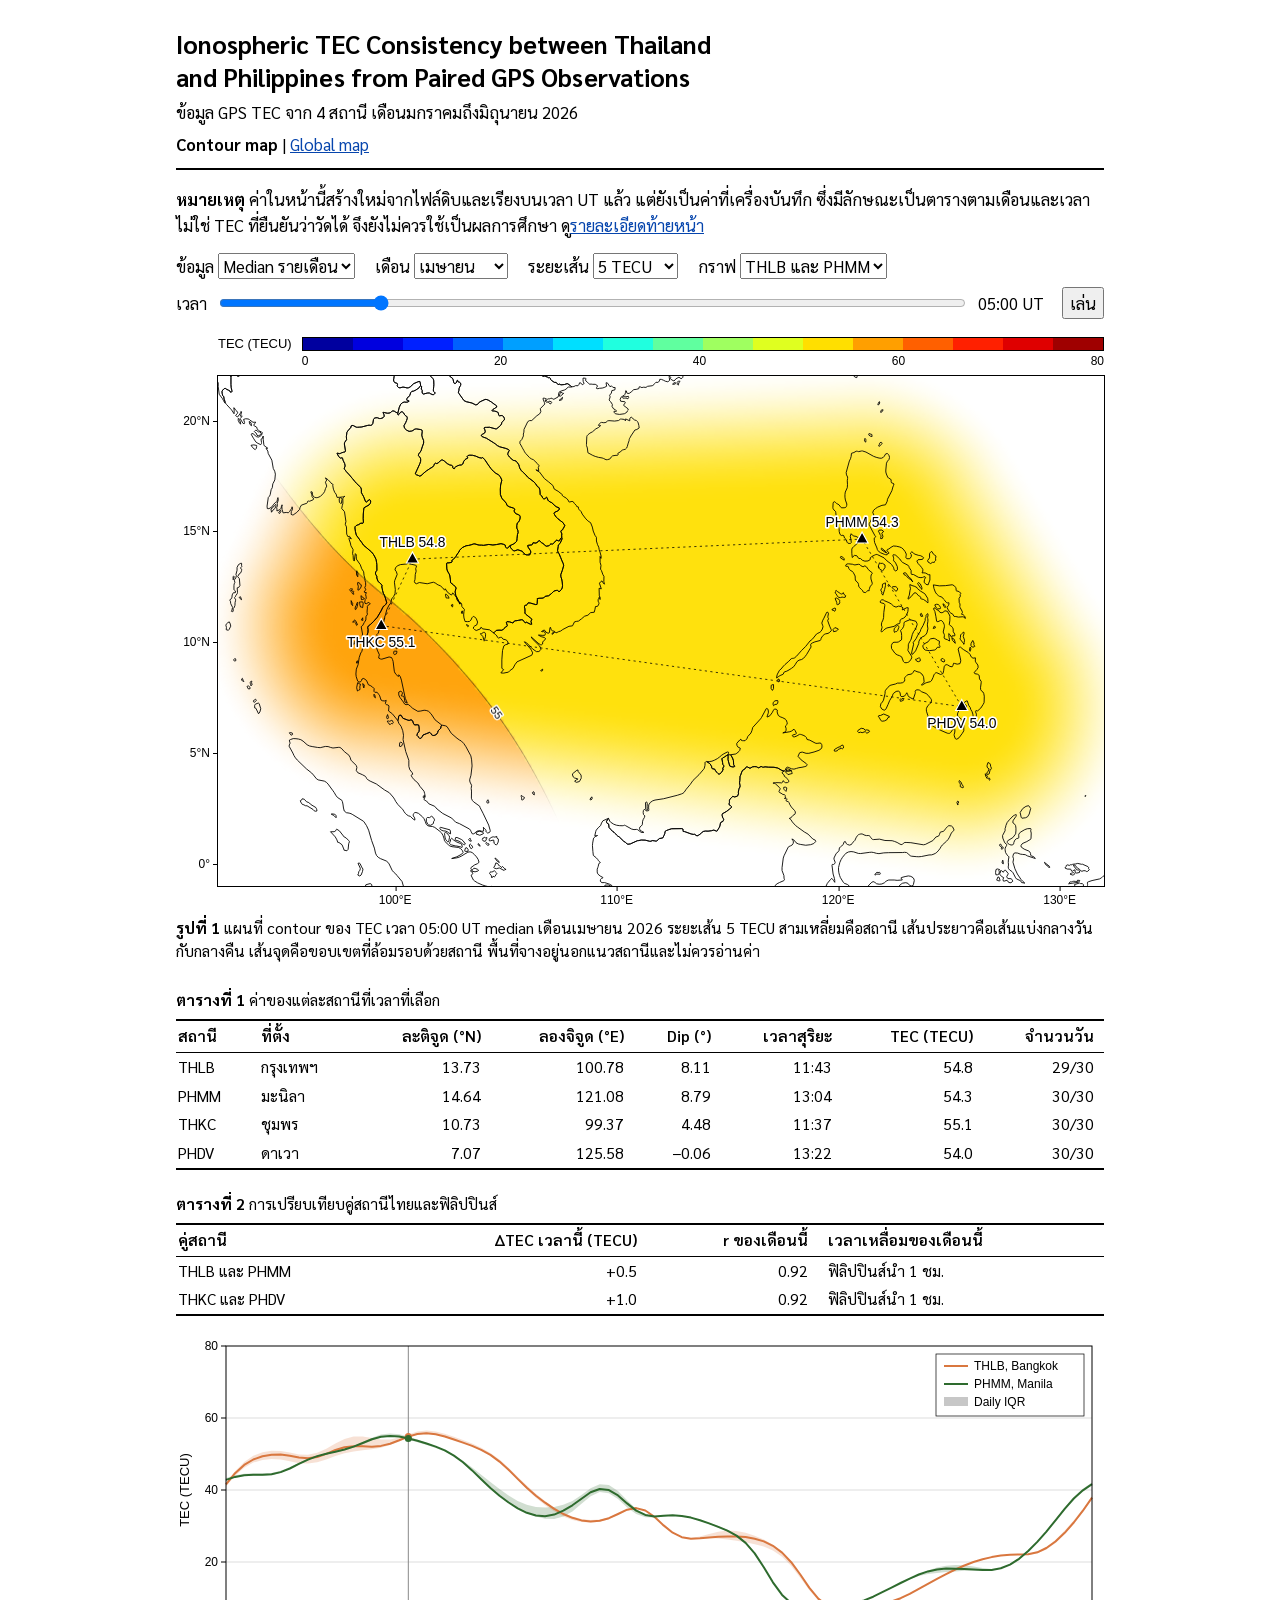
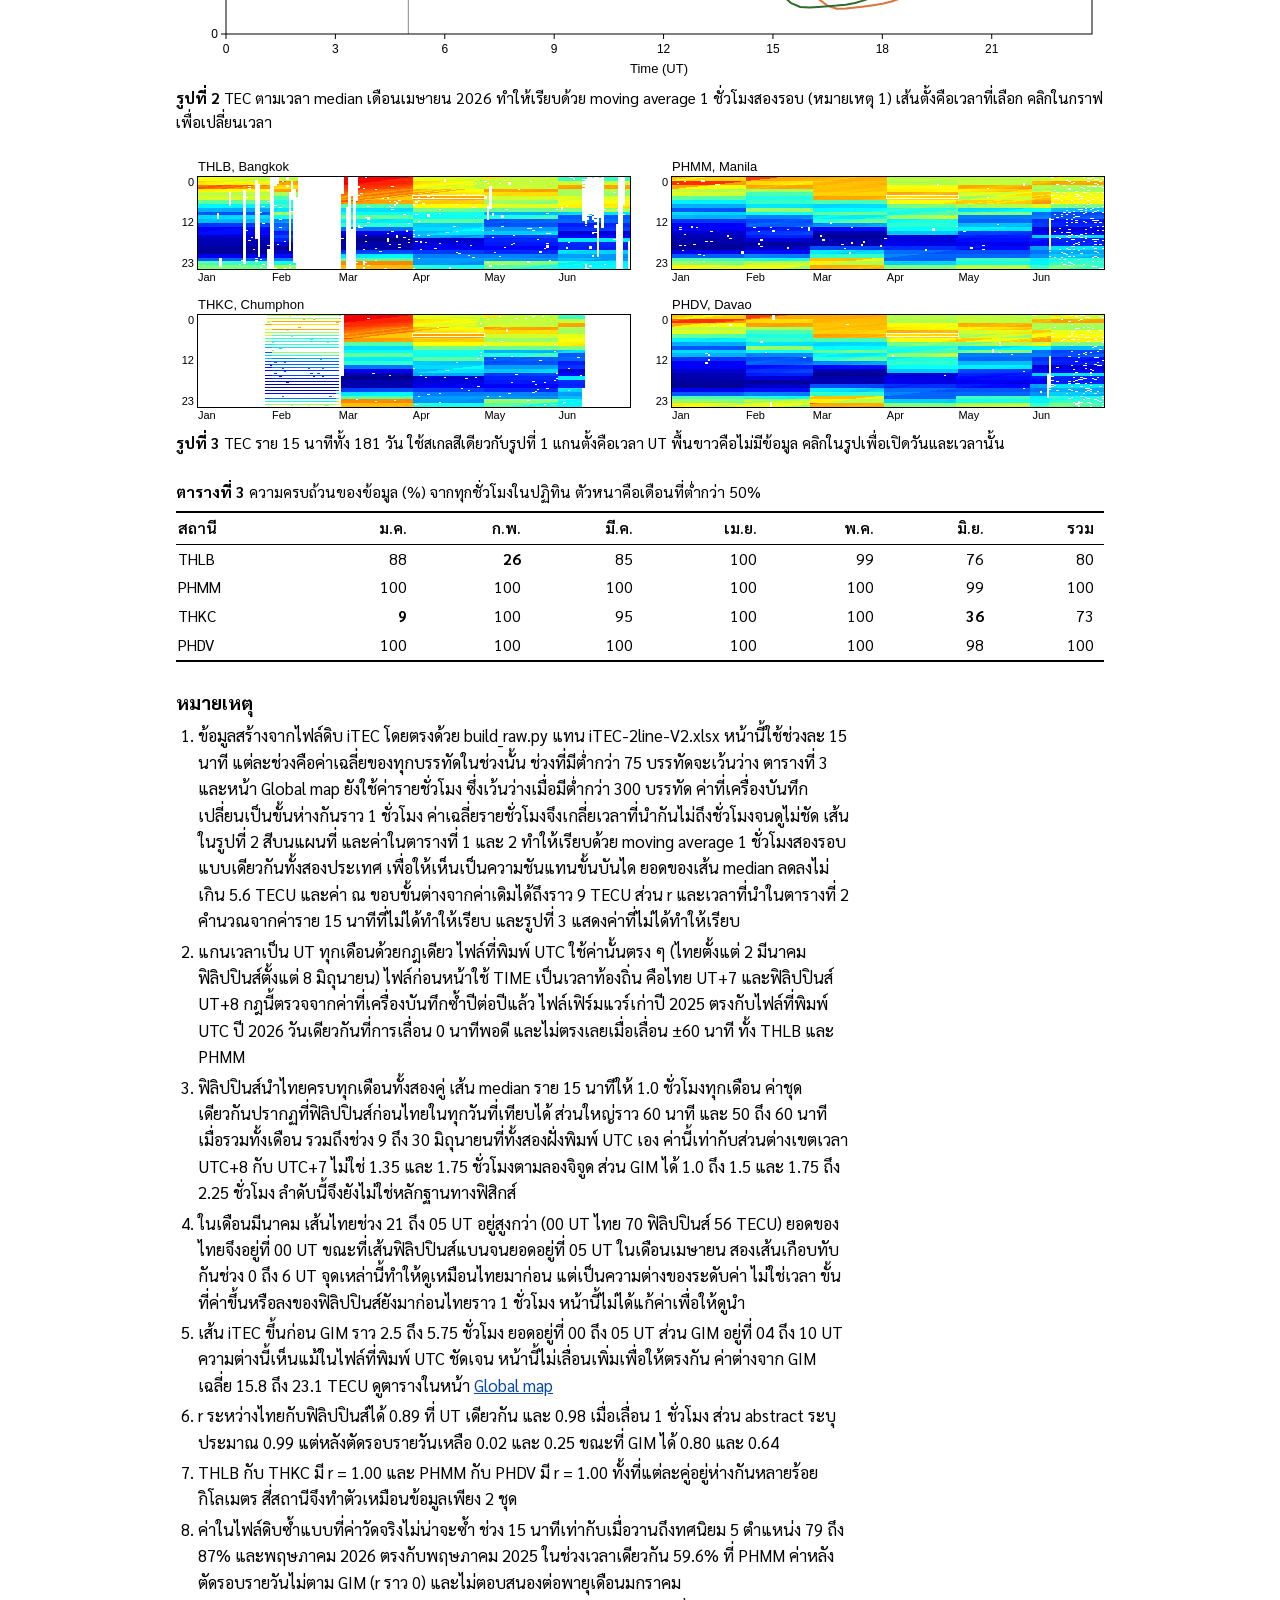
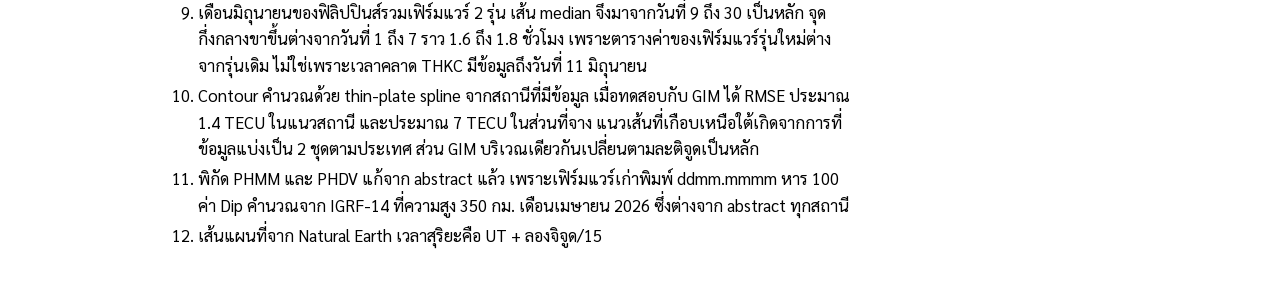
<file: index.html>
<!doctype html>
<html lang="th">
<head>
<meta charset="utf-8">
<meta name="viewport" content="width=device-width,initial-scale=1,viewport-fit=cover">
<title>TEC Contour Map, Thailand and Philippines</title>
<link rel="preconnect" href="https://fonts.googleapis.com">
<link rel="preconnect" href="https://fonts.gstatic.com" crossorigin>
<link rel="stylesheet" href="https://fonts.googleapis.com/css2?family=Sarabun:wght@400;600;700&display=swap">
<link rel="stylesheet" href="style.css">
</head>
<body>
<div class="page">
  <header>
    <h1>Ionospheric TEC Consistency between Thailand and Philippines from Paired GPS Observations</h1>
    <p>ข้อมูล GPS TEC จาก 4 สถานี เดือนมกราคมถึงมิถุนายน 2026</p>
    <p class="nav"><b>Contour map</b> | <a href="global.html">Global map</a></p>
  </header>

  <p class="remark"><b>หมายเหตุ</b> ค่าในหน้านี้สร้างใหม่จากไฟล์ดิบและเรียงบนเวลา UT แล้ว แต่ยังเป็นค่าที่เครื่องบันทึก ซึ่งมีลักษณะเป็นตารางตามเดือนและเวลา ไม่ใช่ TEC ที่ยืนยันว่าวัดได้ จึงยังไม่ควรใช้เป็นผลการศึกษา ดู<a href="#notes">รายละเอียดท้ายหน้า</a></p>

  <form class="ctl" onsubmit="return false">
    <label>ข้อมูล <select id="mode"><option value="month">Median รายเดือน</option><option value="day">รายวัน</option></select></label>
    <label>เดือน <select id="month"><option value="0">มกราคม</option><option value="1">กุมภาพันธ์</option><option value="2">มีนาคม</option><option value="3">เมษายน</option><option value="4">พฤษภาคม</option><option value="5">มิถุนายน</option></select></label>
    <label id="dayField" hidden>วันที่ <select id="day"></select></label>
    <label>ระยะเส้น <select id="step"><option value="2">2 TECU</option><option value="5">5 TECU</option><option value="10">10 TECU</option></select></label>
    <label>กราฟ <select id="pair"><option value="0">THLB และ PHMM</option><option value="1">THKC และ PHDV</option><option value="2">ทั้ง 4 สถานี</option></select></label>
  </form>
  <p class="time">
    <label for="hour">เวลา</label>
    <input id="hour" type="range" min="0" max="95" step="1" value="20">
    <output id="clock" for="hour">05:00 UT</output>
    <button id="play" type="button" aria-pressed="false">เล่น</button>
  </p>

  <figure>
    <div class="cbar"><b>TEC (TECU)</b><div class="cbar-scale"><i id="rampBar"></i><div class="cbar-ticks"><span>0</span><span>20</span><span>40</span><span>60</span><span>80</span></div></div></div>
    <div class="plot">
      <div class="yt" id="mapY"></div>
      <div class="map-wrap" id="mapWrap">
        <canvas id="field" aria-hidden="true"></canvas>
        <svg id="mapCoast" viewBox="0 0 800 460" aria-hidden="true"></svg>
        <canvas id="iso" aria-hidden="true"></canvas>
        <svg id="mapTop" viewBox="0 0 800 460" role="img" aria-label="แผนที่ contour ของ TEC ค่าที่สถานีอยู่ในตารางที่ 1"></svg>
        <p class="map-msg" id="mapMsg" hidden>เวลานี้มีข้อมูลไม่ถึง 3 สถานี จึงวาด contour ไม่ได้</p>
      </div>
      <div class="xt" id="mapX"></div>
    </div>
    <figcaption><b>รูปที่ 1</b> <span id="cap1"></span></figcaption>
  </figure>

  <div class="tbl-wrap">
    <table>
      <caption><b>ตารางที่ 1</b> ค่าของแต่ละสถานีที่เวลาที่เลือก</caption>
      <thead><tr><th scope="col">สถานี</th><th scope="col" class="l">ที่ตั้ง</th><th scope="col">ละติจูด (°N)</th><th scope="col">ลองจิจูด (°E)</th><th scope="col">Dip (°)</th><th scope="col">เวลาสุริยะ</th><th scope="col">TEC (TECU)</th><th scope="col" id="nHead">จำนวนวัน</th></tr></thead>
      <tbody id="readout"></tbody>
    </table>
  </div>

  <div class="tbl-wrap">
    <table>
      <caption><b>ตารางที่ 2</b> การเปรียบเทียบคู่สถานีไทยและฟิลิปปินส์</caption>
      <thead><tr><th scope="col">คู่สถานี</th><th scope="col">ΔTEC เวลานี้ (TECU)</th><th scope="col">r ของเดือนนี้</th><th scope="col" class="l">เวลาเหลื่อมของเดือนนี้</th></tr></thead>
      <tbody id="pairs"></tbody>
    </table>
  </div>

  <figure>
    <svg id="chart" height="340" role="img" aria-label="กราฟ TEC ตามเวลา"></svg>
    <figcaption><b>รูปที่ 2</b> <span id="cap2"></span></figcaption>
  </figure>

  <figure>
    <div class="hm-grid" id="hmGrid"></div>
    <figcaption><b>รูปที่ 3</b> TEC ราย 15 นาทีทั้ง 181 วัน ใช้สเกลสีเดียวกับรูปที่ 1 แกนตั้งคือเวลา UT พื้นขาวคือไม่มีข้อมูล คลิกในรูปเพื่อเปิดวันและเวลานั้น</figcaption>
  </figure>

  <div class="tbl-wrap">
    <table id="coverage">
      <caption><b>ตารางที่ 3</b> ความครบถ้วนของข้อมูล (%) จากทุกชั่วโมงในปฏิทิน ตัวหนาคือเดือนที่ต่ำกว่า 50%</caption>
    </table>
  </div>

  <h2 id="notes">หมายเหตุ</h2>
  <ol class="notes">
    <li>ข้อมูลสร้างจากไฟล์ดิบ iTEC โดยตรงด้วย build_raw.py แทน iTEC-2line-V2.xlsx หน้านี้ใช้ช่วงละ 15 นาที แต่ละช่วงคือค่าเฉลี่ยของทุกบรรทัดในช่วงนั้น ช่วงที่มีต่ำกว่า 75 บรรทัดจะเว้นว่าง ตารางที่ 3 และหน้า Global map ยังใช้ค่ารายชั่วโมง ซึ่งเว้นว่างเมื่อมีต่ำกว่า 300 บรรทัด ค่าที่เครื่องบันทึกเปลี่ยนเป็นขั้นห่างกันราว 1 ชั่วโมง ค่าเฉลี่ยรายชั่วโมงจึงเกลี่ยเวลาที่นำกันไม่ถึงชั่วโมงจนดูไม่ชัด เส้นในรูปที่ 2 สีบนแผนที่ และค่าในตารางที่ 1 และ 2 ทำให้เรียบด้วย moving average 1 ชั่วโมงสองรอบ แบบเดียวกันทั้งสองประเทศ เพื่อให้เห็นเป็นความชันแทนขั้นบันได ยอดของเส้น median ลดลงไม่เกิน 5.6 TECU และค่า ณ ขอบขั้นต่างจากค่าเดิมได้ถึงราว 9 TECU ส่วน r และเวลาที่นำในตารางที่ 2 คำนวณจากค่าราย 15 นาทีที่ไม่ได้ทำให้เรียบ และรูปที่ 3 แสดงค่าที่ไม่ได้ทำให้เรียบ</li>
    <li>แกนเวลาเป็น UT ทุกเดือนด้วยกฎเดียว ไฟล์ที่พิมพ์ UTC ใช้ค่านั้นตรง ๆ (ไทยตั้งแต่ 2 มีนาคม ฟิลิปปินส์ตั้งแต่ 8 มิถุนายน) ไฟล์ก่อนหน้าใช้ TIME เป็นเวลาท้องถิ่น คือไทย UT+7 และฟิลิปปินส์ UT+8 กฎนี้ตรวจจากค่าที่เครื่องบันทึกซ้ำปีต่อปีแล้ว ไฟล์เฟิร์มแวร์เก่าปี 2025 ตรงกับไฟล์ที่พิมพ์ UTC ปี 2026 วันเดียวกันที่การเลื่อน 0 นาทีพอดี และไม่ตรงเลยเมื่อเลื่อน ±60 นาที ทั้ง THLB และ PHMM</li>
    <li>ฟิลิปปินส์นำไทยครบทุกเดือนทั้งสองคู่ เส้น median ราย 15 นาทีให้ 1.0 ชั่วโมงทุกเดือน ค่าชุดเดียวกันปรากฏที่ฟิลิปปินส์ก่อนไทยในทุกวันที่เทียบได้ ส่วนใหญ่ราว 60 นาที และ 50 ถึง 60 นาทีเมื่อรวมทั้งเดือน รวมถึงช่วง 9 ถึง 30 มิถุนายนที่ทั้งสองฝั่งพิมพ์ UTC เอง ค่านี้เท่ากับส่วนต่างเขตเวลา UTC+8 กับ UTC+7 ไม่ใช่ 1.35 และ 1.75 ชั่วโมงตามลองจิจูด ส่วน GIM ได้ 1.0 ถึง 1.5 และ 1.75 ถึง 2.25 ชั่วโมง ลำดับนี้จึงยังไม่ใช่หลักฐานทางฟิสิกส์</li>
    <li>ในเดือนมีนาคม เส้นไทยช่วง 21 ถึง 05 UT อยู่สูงกว่า (00 UT ไทย 70 ฟิลิปปินส์ 56 TECU) ยอดของไทยจึงอยู่ที่ 00 UT ขณะที่เส้นฟิลิปปินส์แบนจนยอดอยู่ที่ 05 UT ในเดือนเมษายน สองเส้นเกือบทับกันช่วง 0 ถึง 6 UT จุดเหล่านี้ทำให้ดูเหมือนไทยมาก่อน แต่เป็นความต่างของระดับค่า ไม่ใช่เวลา ขั้นที่ค่าขึ้นหรือลงของฟิลิปปินส์ยังมาก่อนไทยราว 1 ชั่วโมง หน้านี้ไม่ได้แก้ค่าเพื่อให้ดูนำ</li>
    <li>เส้น iTEC ขึ้นก่อน GIM ราว 2.5 ถึง 5.75 ชั่วโมง ยอดอยู่ที่ 00 ถึง 05 UT ส่วน GIM อยู่ที่ 04 ถึง 10 UT ความต่างนี้เห็นแม้ในไฟล์ที่พิมพ์ UTC ชัดเจน หน้านี้ไม่เลื่อนเพิ่มเพื่อให้ตรงกัน ค่าต่างจาก GIM เฉลี่ย 15.8 ถึง 23.1 TECU ดูตารางในหน้า <a href="global.html">Global map</a></li>
    <li>r ระหว่างไทยกับฟิลิปปินส์ได้ 0.89 ที่ UT เดียวกัน และ 0.98 เมื่อเลื่อน 1 ชั่วโมง ส่วน abstract ระบุประมาณ 0.99 แต่หลังตัดรอบรายวันเหลือ 0.02 และ 0.25 ขณะที่ GIM ได้ 0.80 และ 0.64</li>
    <li>THLB กับ THKC มี r = 1.00 และ PHMM กับ PHDV มี r = 1.00 ทั้งที่แต่ละคู่อยู่ห่างกันหลายร้อยกิโลเมตร สี่สถานีจึงทำตัวเหมือนข้อมูลเพียง 2 ชุด</li>
    <li>ค่าในไฟล์ดิบซ้ำแบบที่ค่าวัดจริงไม่น่าจะซ้ำ ช่วง 15 นาทีเท่ากับเมื่อวานถึงทศนิยม 5 ตำแหน่ง 79 ถึง 87% และพฤษภาคม 2026 ตรงกับพฤษภาคม 2025 ในช่วงเวลาเดียวกัน 59.6% ที่ PHMM ค่าหลังตัดรอบรายวันไม่ตาม GIM (r ราว 0) และไม่ตอบสนองต่อพายุเดือนมกราคม</li>
    <li>เดือนมิถุนายนของฟิลิปปินส์รวมเฟิร์มแวร์ 2 รุ่น เส้น median จึงมาจากวันที่ 9 ถึง 30 เป็นหลัก จุดกึ่งกลางขาขึ้นต่างจากวันที่ 1 ถึง 7 ราว 1.6 ถึง 1.8 ชั่วโมง เพราะตารางค่าของเฟิร์มแวร์รุ่นใหม่ต่างจากรุ่นเดิม ไม่ใช่เพราะเวลาคลาด THKC มีข้อมูลถึงวันที่ 11 มิถุนายน</li>
    <li>Contour คำนวณด้วย thin-plate spline จากสถานีที่มีข้อมูล เมื่อทดสอบกับ GIM ได้ RMSE ประมาณ 1.4 TECU ในแนวสถานี และประมาณ 7 TECU ในส่วนที่จาง แนวเส้นที่เกือบเหนือใต้เกิดจากการที่ข้อมูลแบ่งเป็น 2 ชุดตามประเทศ ส่วน GIM บริเวณเดียวกันเปลี่ยนตามละติจูดเป็นหลัก</li>
    <li>พิกัด PHMM และ PHDV แก้จาก abstract แล้ว เพราะเฟิร์มแวร์เก่าพิมพ์ ddmm.mmmm หาร 100 ค่า Dip คำนวณจาก IGRF-14 ที่ความสูง 350 กม. เดือนเมษายน 2026 ซึ่งต่างจาก abstract ทุกสถานี</li>
    <li>เส้นแผนที่จาก Natural Earth เวลาสุริยะคือ UT + ลองจิจูด/15</li>
  </ol>
</div>
<div class="tip" id="tip" hidden></div>
<script src="data.js"></script>
<script src="geo.js"></script>
<script src="app.js"></script>
</body>
</html>
</file>
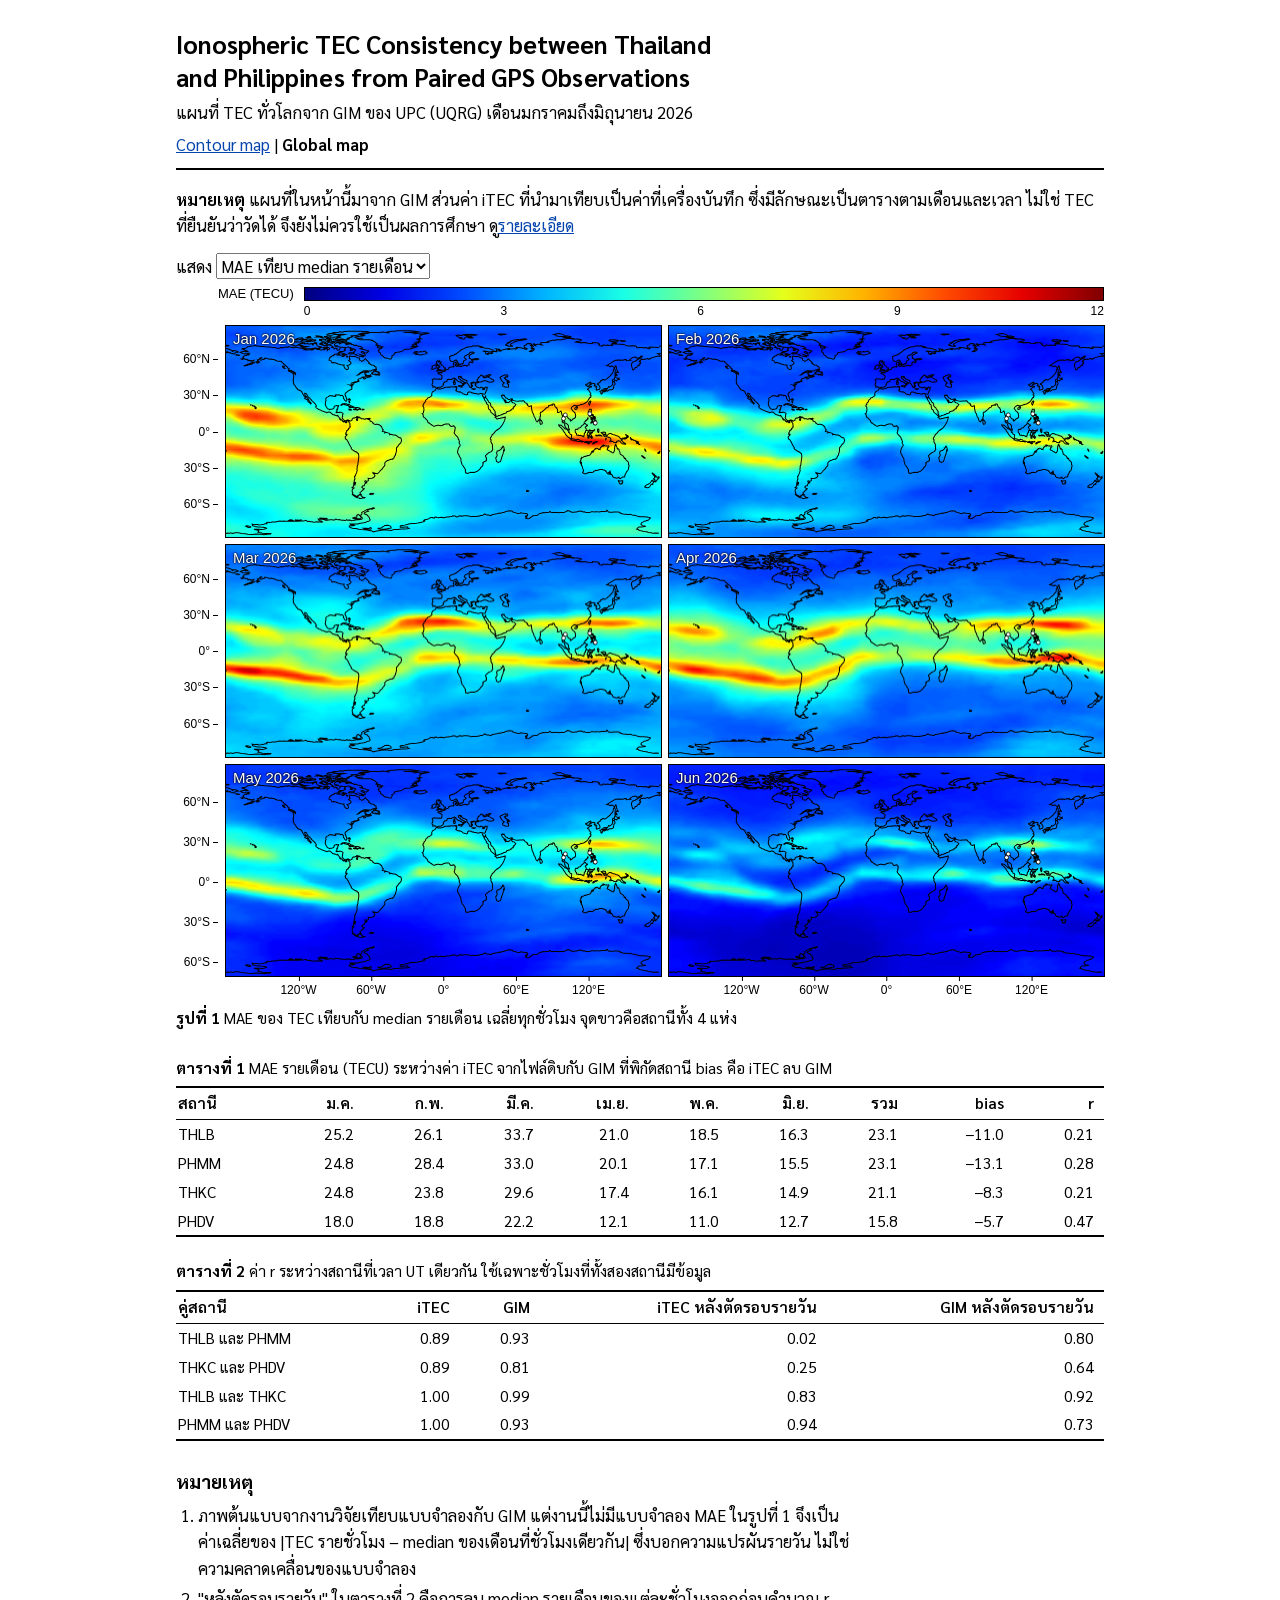
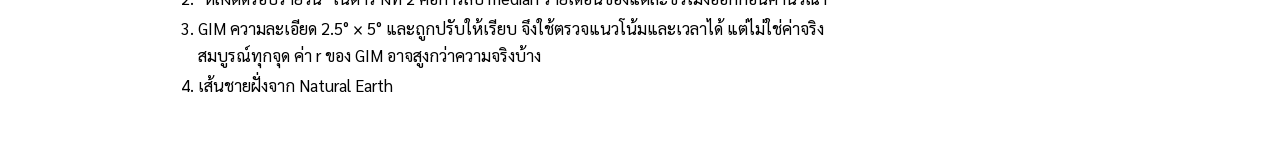
<file: global.html>
<!doctype html>
<html lang="th">
<head>
<meta charset="utf-8">
<meta name="viewport" content="width=device-width,initial-scale=1,viewport-fit=cover">
<title>Global TEC Maps, January to June 2026</title>
<link rel="preconnect" href="https://fonts.googleapis.com">
<link rel="preconnect" href="https://fonts.gstatic.com" crossorigin>
<link rel="stylesheet" href="https://fonts.googleapis.com/css2?family=Sarabun:wght@400;600;700&display=swap">
<link rel="stylesheet" href="style.css">
</head>
<body>
<div class="page">
  <header>
    <h1>Ionospheric TEC Consistency between Thailand and Philippines from Paired GPS Observations</h1>
    <p>แผนที่ TEC ทั่วโลกจาก GIM ของ UPC (UQRG) เดือนมกราคมถึงมิถุนายน 2026</p>
    <p class="nav"><a href="index.html">Contour map</a> | <b>Global map</b></p>
  </header>

  <p class="remark"><b>หมายเหตุ</b> แผนที่ในหน้านี้มาจาก GIM ส่วนค่า iTEC ที่นำมาเทียบเป็นค่าที่เครื่องบันทึก ซึ่งมีลักษณะเป็นตารางตามเดือนและเวลา ไม่ใช่ TEC ที่ยืนยันว่าวัดได้ จึงยังไม่ควรใช้เป็นผลการศึกษา ดู<a href="index.html#notes">รายละเอียด</a></p>

  <form class="ctl" onsubmit="return false">
    <label>แสดง <select id="metric"><option value="mae">MAE เทียบ median รายเดือน</option><option value="tec">TEC ตามเวลา</option></select></label>
  </form>
  <p class="time" id="timeRow" hidden>
    <label for="hour">เวลา</label>
    <input id="hour" type="range" min="0" max="23" step="1" value="8">
    <output id="clock" for="hour">08:00 UT</output>
    <button id="play" type="button" aria-pressed="false">เล่น</button>
  </p>

  <figure>
    <div class="cbar"><b id="barTitle">MAE (TECU)</b><div class="cbar-scale"><i id="barFill"></i><div class="cbar-ticks" id="barTicks"></div></div></div>
    <div class="gl-grid" id="glGrid"></div>
    <figcaption><b>รูปที่ 1</b> <span id="cap1"></span></figcaption>
  </figure>

  <div class="tbl-wrap">
    <table id="checkTbl">
      <caption><b>ตารางที่ 1</b> MAE รายเดือน (TECU) ระหว่างค่า iTEC จากไฟล์ดิบกับ GIM ที่พิกัดสถานี bias คือ iTEC ลบ GIM</caption>
    </table>
  </div>

  <div class="tbl-wrap">
    <table id="pairTbl">
      <caption><b>ตารางที่ 2</b> ค่า r ระหว่างสถานีที่เวลา UT เดียวกัน ใช้เฉพาะชั่วโมงที่ทั้งสองสถานีมีข้อมูล</caption>
    </table>
  </div>

  <h2>หมายเหตุ</h2>
  <ol class="notes">
    <li>ภาพต้นแบบจากงานวิจัยเทียบแบบจำลองกับ GIM แต่งานนี้ไม่มีแบบจำลอง MAE ในรูปที่ 1 จึงเป็นค่าเฉลี่ยของ |TEC รายชั่วโมง − median ของเดือนที่ชั่วโมงเดียวกัน| ซึ่งบอกความแปรผันรายวัน ไม่ใช่ความคลาดเคลื่อนของแบบจำลอง</li>
    <li>"หลังตัดรอบรายวัน" ในตารางที่ 2 คือการลบ median รายเดือนของแต่ละชั่วโมงออกก่อนคำนวณ r</li>
    <li>GIM ความละเอียด 2.5° × 5° และถูกปรับให้เรียบ จึงใช้ตรวจแนวโน้มและเวลาได้ แต่ไม่ใช่ค่าจริงสมบูรณ์ทุกจุด ค่า r ของ GIM อาจสูงกว่าความจริงบ้าง</li>
    <li>เส้นชายฝั่งจาก Natural Earth</li>
  </ol>
</div>
<div class="tip" id="tip" hidden></div>
<script src="data.js"></script>
<script src="gim.js"></script>
<script src="land.js"></script>
<script src="global.js"></script>
</body>
</html>
</file>
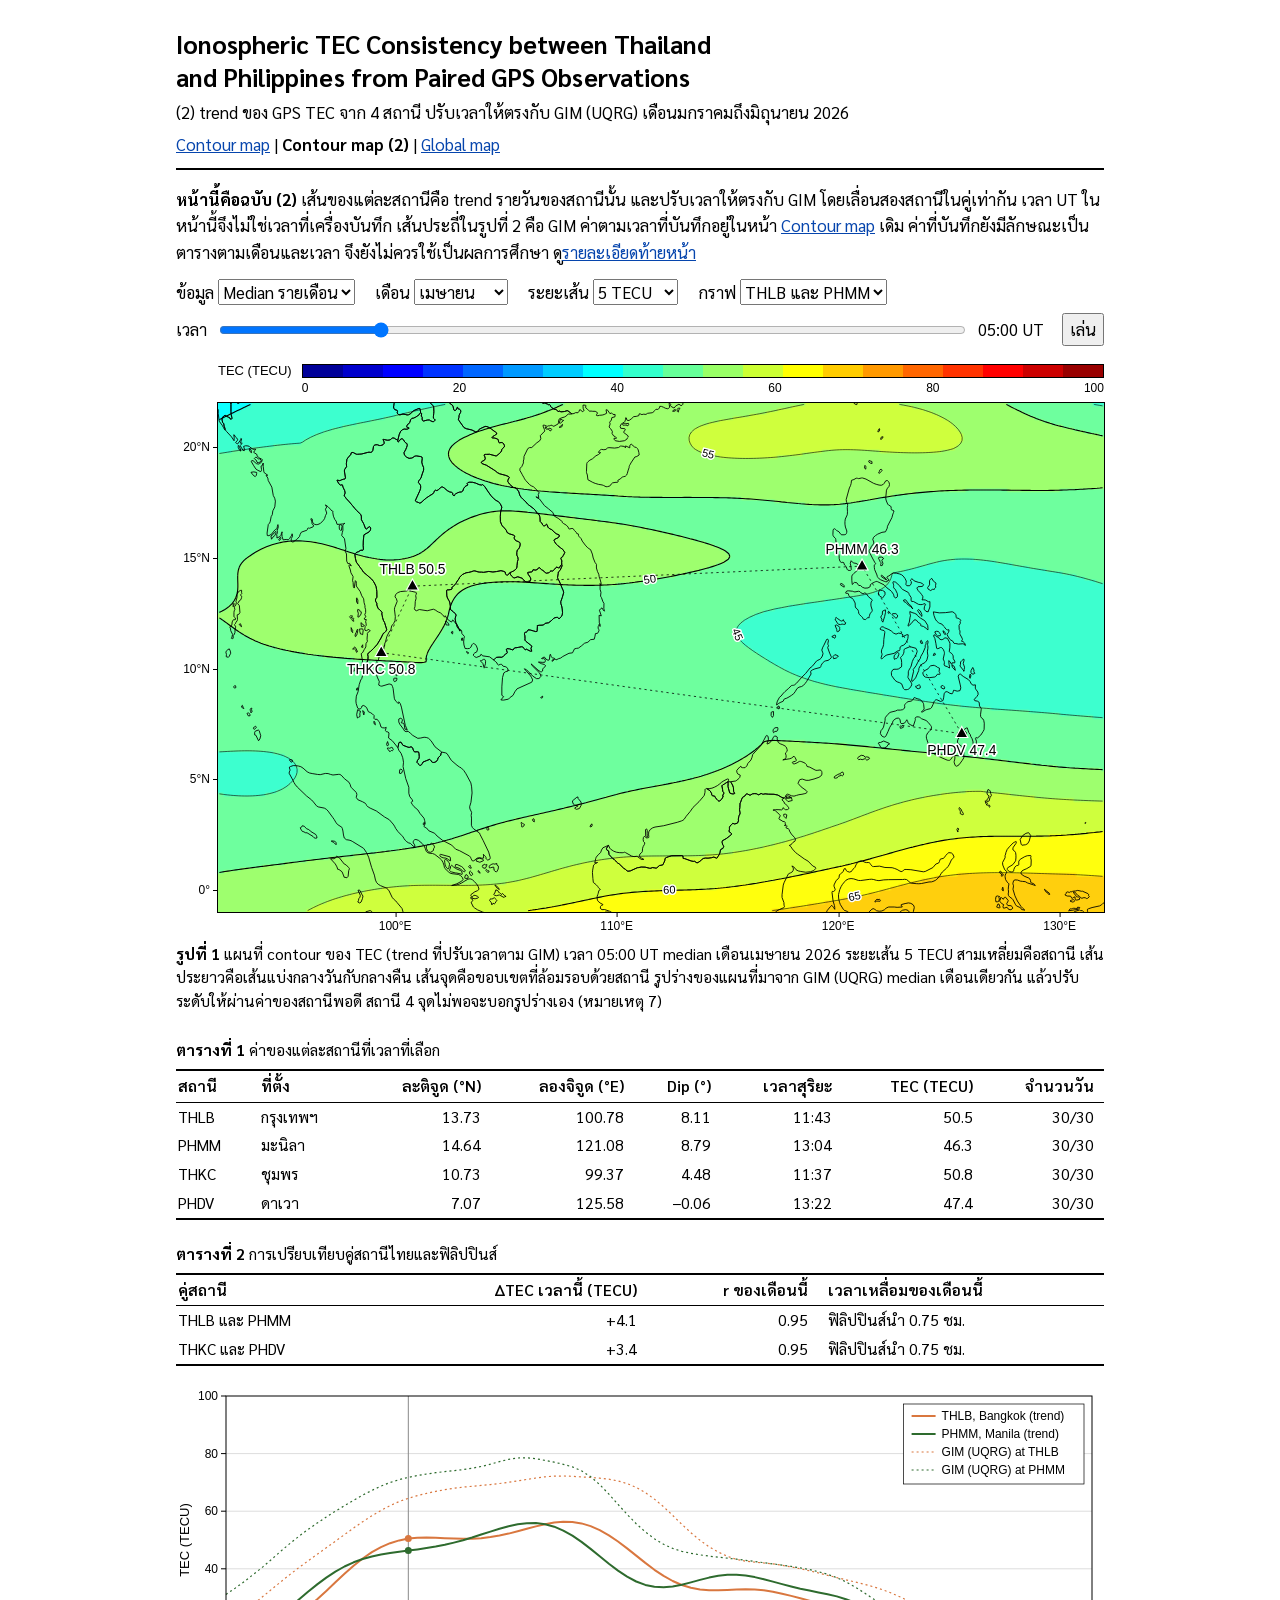
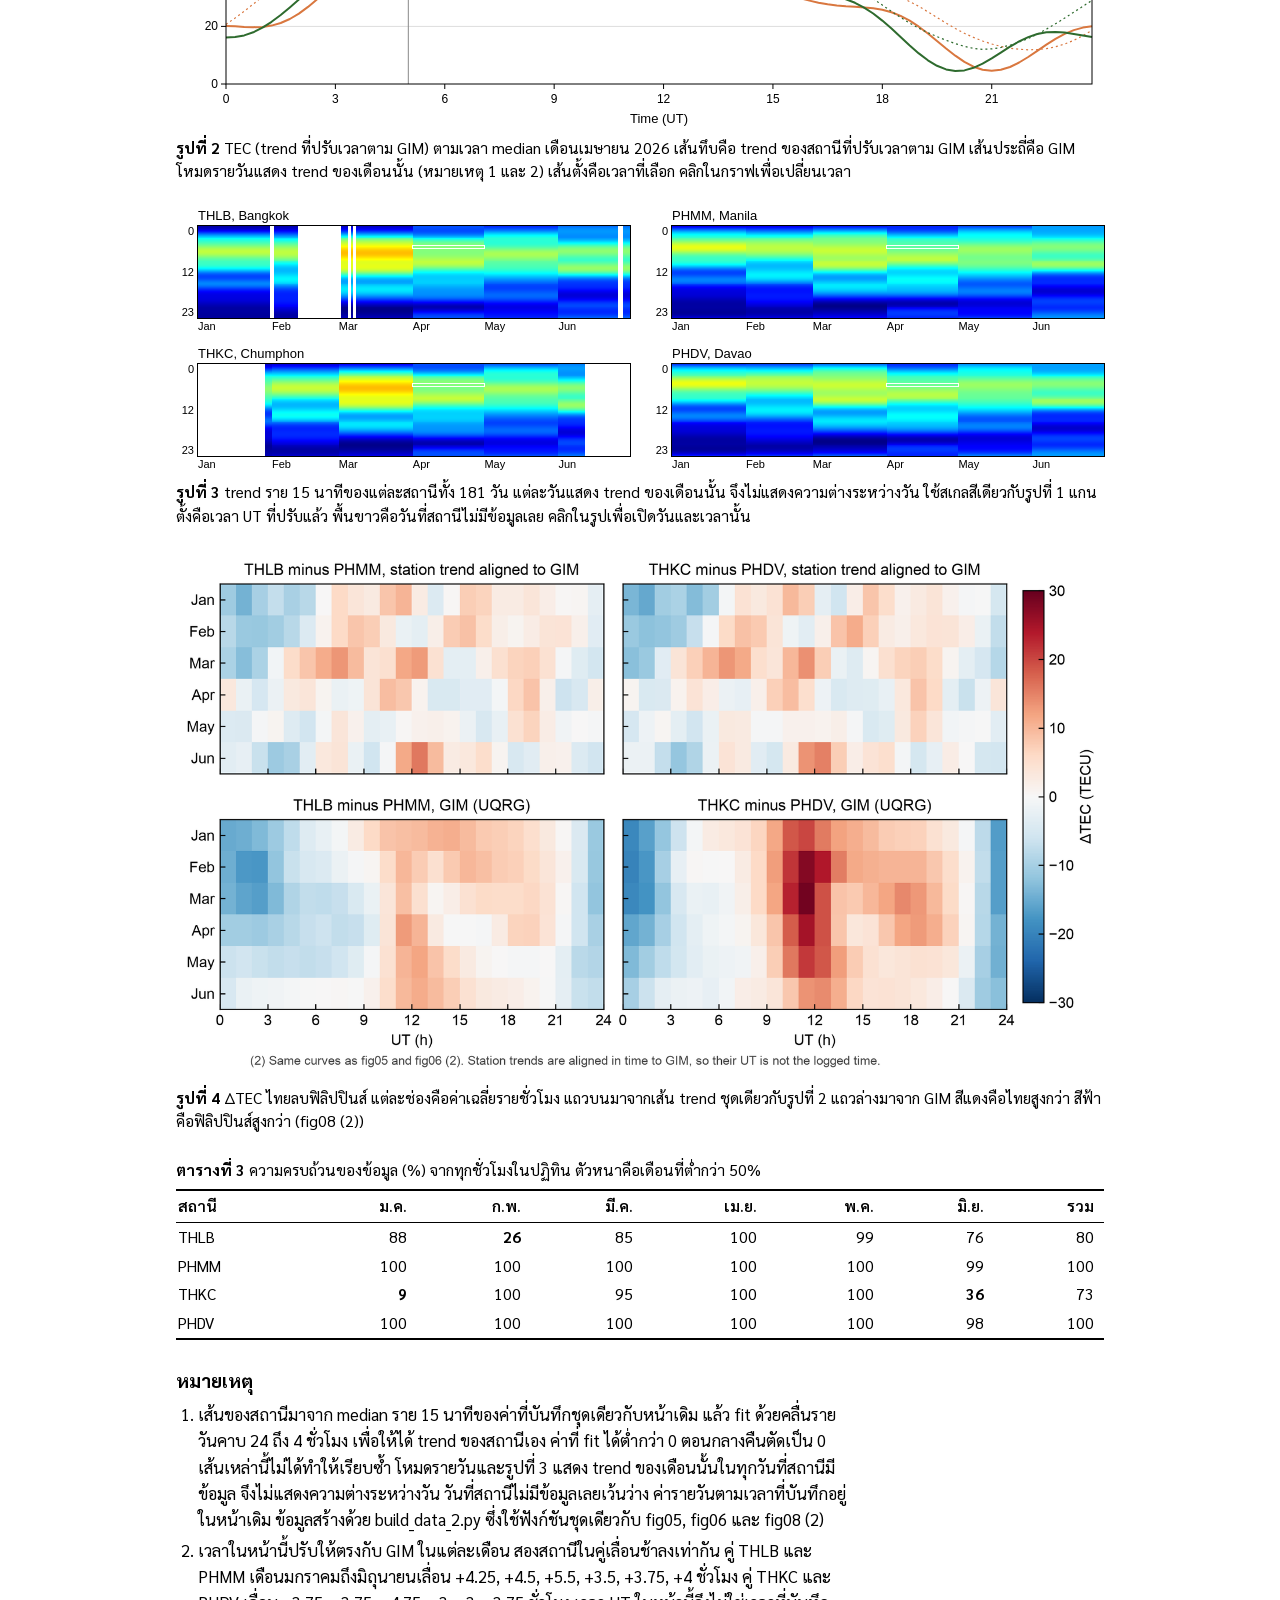
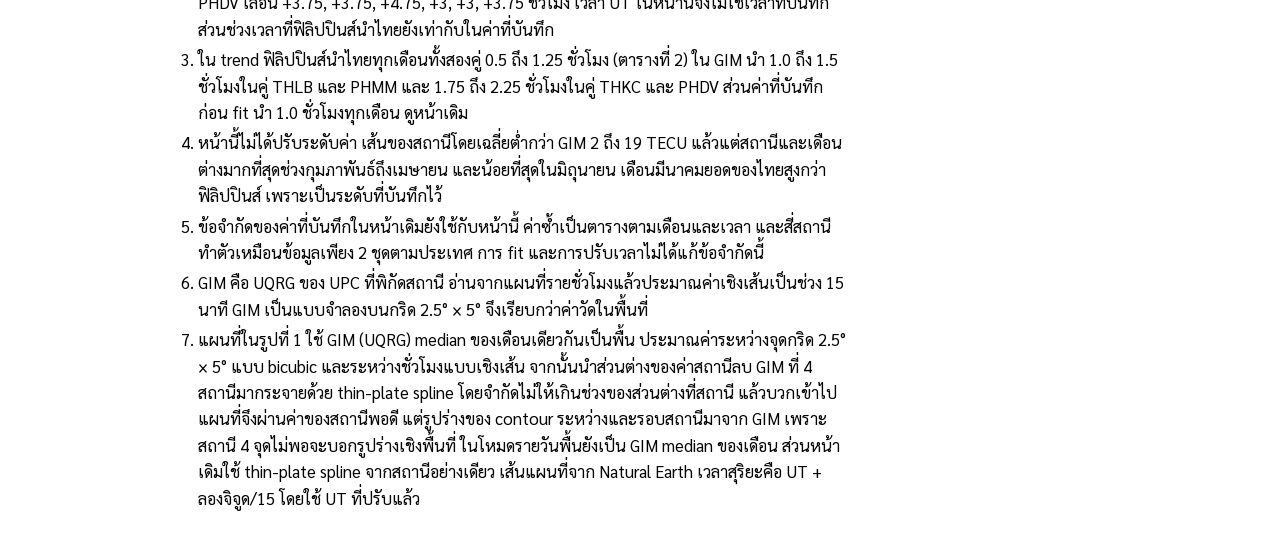
<file: index (2).html>
<!doctype html>
<html lang="th">
<head>
<meta charset="utf-8">
<meta name="viewport" content="width=device-width,initial-scale=1,viewport-fit=cover">
<title>TEC Contour Map (2), Aligned to GIM</title>
<link rel="preconnect" href="https://fonts.googleapis.com">
<link rel="preconnect" href="https://fonts.gstatic.com" crossorigin>
<link rel="stylesheet" href="https://fonts.googleapis.com/css2?family=Sarabun:wght@400;600;700&display=swap">
<link rel="stylesheet" href="style.css">
</head>
<body>
<div class="page">
  <header>
    <h1>Ionospheric TEC Consistency between Thailand and Philippines from Paired GPS Observations</h1>
    <p>(2) trend ของ GPS TEC จาก 4 สถานี ปรับเวลาให้ตรงกับ GIM (UQRG) เดือนมกราคมถึงมิถุนายน 2026</p>
    <p class="nav"><a href="index.html">Contour map</a> | <b>Contour map (2)</b> | <a href="global.html">Global map</a></p>
  </header>

  <p class="remark"><b>หน้านี้คือฉบับ (2)</b> เส้นของแต่ละสถานีคือ trend รายวันของสถานีนั้น และปรับเวลาให้ตรงกับ GIM โดยเลื่อนสองสถานีในคู่เท่ากัน เวลา UT ในหน้านี้จึงไม่ใช่เวลาที่เครื่องบันทึก เส้นประถี่ในรูปที่ 2 คือ GIM ค่าตามเวลาที่บันทึกอยู่ในหน้า <a href="index.html">Contour map</a> เดิม ค่าที่บันทึกยังมีลักษณะเป็นตารางตามเดือนและเวลา จึงยังไม่ควรใช้เป็นผลการศึกษา ดู<a href="#notes">รายละเอียดท้ายหน้า</a></p>

  <form class="ctl" onsubmit="return false">
    <label>ข้อมูล <select id="mode"><option value="month">Median รายเดือน</option><option value="day">รายวัน</option></select></label>
    <label>เดือน <select id="month"><option value="0">มกราคม</option><option value="1">กุมภาพันธ์</option><option value="2">มีนาคม</option><option value="3">เมษายน</option><option value="4">พฤษภาคม</option><option value="5">มิถุนายน</option></select></label>
    <label id="dayField" hidden>วันที่ <select id="day"></select></label>
    <label>ระยะเส้น <select id="step"><option value="2">2 TECU</option><option value="5">5 TECU</option><option value="10">10 TECU</option></select></label>
    <label>กราฟ <select id="pair"><option value="0">THLB และ PHMM</option><option value="1">THKC และ PHDV</option><option value="2">ทั้ง 4 สถานี</option></select></label>
  </form>
  <p class="time">
    <label for="hour">เวลา</label>
    <input id="hour" type="range" min="0" max="95" step="1" value="20">
    <output id="clock" for="hour">05:00 UT</output>
    <button id="play" type="button" aria-pressed="false">เล่น</button>
  </p>

  <figure>
    <div class="cbar"><b>TEC (TECU)</b><div class="cbar-scale"><i id="rampBar"></i><div class="cbar-ticks"><span>0</span><span>20</span><span>40</span><span>60</span><span>80</span><span>100</span></div></div></div>
    <div class="plot">
      <div class="yt" id="mapY"></div>
      <div class="map-wrap" id="mapWrap">
        <canvas id="field" aria-hidden="true"></canvas>
        <svg id="mapCoast" viewBox="0 0 800 460" aria-hidden="true"></svg>
        <canvas id="iso" aria-hidden="true"></canvas>
        <svg id="mapTop" viewBox="0 0 800 460" role="img" aria-label="แผนที่ contour ของ TEC ค่าที่สถานีอยู่ในตารางที่ 1"></svg>
        <p class="map-msg" id="mapMsg" hidden>เวลานี้มีข้อมูลไม่ถึง 3 สถานี จึงวาด contour ไม่ได้</p>
      </div>
      <div class="xt" id="mapX"></div>
    </div>
    <figcaption><b>รูปที่ 1</b> <span id="cap1"></span></figcaption>
  </figure>

  <div class="tbl-wrap">
    <table>
      <caption><b>ตารางที่ 1</b> ค่าของแต่ละสถานีที่เวลาที่เลือก</caption>
      <thead><tr><th scope="col">สถานี</th><th scope="col" class="l">ที่ตั้ง</th><th scope="col">ละติจูด (°N)</th><th scope="col">ลองจิจูด (°E)</th><th scope="col">Dip (°)</th><th scope="col">เวลาสุริยะ</th><th scope="col">TEC (TECU)</th><th scope="col" id="nHead">จำนวนวัน</th></tr></thead>
      <tbody id="readout"></tbody>
    </table>
  </div>

  <div class="tbl-wrap">
    <table>
      <caption><b>ตารางที่ 2</b> การเปรียบเทียบคู่สถานีไทยและฟิลิปปินส์</caption>
      <thead><tr><th scope="col">คู่สถานี</th><th scope="col">ΔTEC เวลานี้ (TECU)</th><th scope="col">r ของเดือนนี้</th><th scope="col" class="l">เวลาเหลื่อมของเดือนนี้</th></tr></thead>
      <tbody id="pairs"></tbody>
    </table>
  </div>

  <figure>
    <svg id="chart" height="340" role="img" aria-label="กราฟ TEC ตามเวลา"></svg>
    <figcaption><b>รูปที่ 2</b> <span id="cap2"></span></figcaption>
  </figure>

  <figure>
    <div class="hm-grid" id="hmGrid"></div>
    <figcaption><b>รูปที่ 3</b> trend ราย 15 นาทีของแต่ละสถานีทั้ง 181 วัน แต่ละวันแสดง trend ของเดือนนั้น จึงไม่แสดงความต่างระหว่างวัน ใช้สเกลสีเดียวกับรูปที่ 1 แกนตั้งคือเวลา UT ที่ปรับแล้ว พื้นขาวคือวันที่สถานีไม่มีข้อมูลเลย คลิกในรูปเพื่อเปิดวันและเวลานั้น</figcaption>
  </figure>

  <figure>
    <img src="delta_tec_heatmap%20(2).png" alt="ΔTEC ไทยลบฟิลิปปินส์รายชั่วโมงแต่ละเดือน แถวบนจาก trend ของสถานีที่ปรับเวลาตาม GIM แถวล่างจาก GIM" style="display:block;width:100%;height:auto">
    <figcaption><b>รูปที่ 4</b> ΔTEC ไทยลบฟิลิปปินส์ แต่ละช่องคือค่าเฉลี่ยรายชั่วโมง แถวบนมาจากเส้น trend ชุดเดียวกับรูปที่ 2 แถวล่างมาจาก GIM สีแดงคือไทยสูงกว่า สีฟ้าคือฟิลิปปินส์สูงกว่า (fig08 (2))</figcaption>
  </figure>

  <div class="tbl-wrap">
    <table id="coverage">
      <caption><b>ตารางที่ 3</b> ความครบถ้วนของข้อมูล (%) จากทุกชั่วโมงในปฏิทิน ตัวหนาคือเดือนที่ต่ำกว่า 50%</caption>
    </table>
  </div>

  <h2 id="notes">หมายเหตุ</h2>
  <ol class="notes">
    <li>เส้นของสถานีมาจาก median ราย 15 นาทีของค่าที่บันทึกชุดเดียวกับหน้าเดิม แล้ว fit ด้วยคลื่นรายวันคาบ 24 ถึง 4 ชั่วโมง เพื่อให้ได้ trend ของสถานีเอง ค่าที่ fit ได้ต่ำกว่า 0 ตอนกลางคืนตัดเป็น 0 เส้นเหล่านี้ไม่ได้ทำให้เรียบซ้ำ โหมดรายวันและรูปที่ 3 แสดง trend ของเดือนนั้นในทุกวันที่สถานีมีข้อมูล จึงไม่แสดงความต่างระหว่างวัน วันที่สถานีไม่มีข้อมูลเลยเว้นว่าง ค่ารายวันตามเวลาที่บันทึกอยู่ในหน้าเดิม ข้อมูลสร้างด้วย build_data_2.py ซึ่งใช้ฟังก์ชันชุดเดียวกับ fig05, fig06 และ fig08 (2)</li>
    <li>เวลาในหน้านี้ปรับให้ตรงกับ GIM ในแต่ละเดือน สองสถานีในคู่เลื่อนช้าลงเท่ากัน คู่ THLB และ PHMM เดือนมกราคมถึงมิถุนายนเลื่อน +4.25, +4.5, +5.5, +3.5, +3.75, +4 ชั่วโมง คู่ THKC และ PHDV เลื่อน +3.75, +3.75, +4.75, +3, +3, +3.75 ชั่วโมง เวลา UT ในหน้านี้จึงไม่ใช่เวลาที่บันทึก ส่วนช่วงเวลาที่ฟิลิปปินส์นำไทยยังเท่ากับในค่าที่บันทึก</li>
    <li>ใน trend ฟิลิปปินส์นำไทยทุกเดือนทั้งสองคู่ 0.5 ถึง 1.25 ชั่วโมง (ตารางที่ 2) ใน GIM นำ 1.0 ถึง 1.5 ชั่วโมงในคู่ THLB และ PHMM และ 1.75 ถึง 2.25 ชั่วโมงในคู่ THKC และ PHDV ส่วนค่าที่บันทึกก่อน fit นำ 1.0 ชั่วโมงทุกเดือน ดูหน้าเดิม</li>
    <li>หน้านี้ไม่ได้ปรับระดับค่า เส้นของสถานีโดยเฉลี่ยต่ำกว่า GIM 2 ถึง 19 TECU แล้วแต่สถานีและเดือน ต่างมากที่สุดช่วงกุมภาพันธ์ถึงเมษายน และน้อยที่สุดในมิถุนายน เดือนมีนาคมยอดของไทยสูงกว่าฟิลิปปินส์ เพราะเป็นระดับที่บันทึกไว้</li>
    <li>ข้อจำกัดของค่าที่บันทึกในหน้าเดิมยังใช้กับหน้านี้ ค่าซ้ำเป็นตารางตามเดือนและเวลา และสี่สถานีทำตัวเหมือนข้อมูลเพียง 2 ชุดตามประเทศ การ fit และการปรับเวลาไม่ได้แก้ข้อจำกัดนี้</li>
    <li>GIM คือ UQRG ของ UPC ที่พิกัดสถานี อ่านจากแผนที่รายชั่วโมงแล้วประมาณค่าเชิงเส้นเป็นช่วง 15 นาที GIM เป็นแบบจำลองบนกริด 2.5° × 5° จึงเรียบกว่าค่าวัดในพื้นที่</li>
    <li>แผนที่ในรูปที่ 1 ใช้ GIM (UQRG) median ของเดือนเดียวกันเป็นพื้น ประมาณค่าระหว่างจุดกริด 2.5° × 5° แบบ bicubic และระหว่างชั่วโมงแบบเชิงเส้น จากนั้นนำส่วนต่างของค่าสถานีลบ GIM ที่ 4 สถานีมากระจายด้วย thin-plate spline โดยจำกัดไม่ให้เกินช่วงของส่วนต่างที่สถานี แล้วบวกเข้าไป แผนที่จึงผ่านค่าของสถานีพอดี แต่รูปร่างของ contour ระหว่างและรอบสถานีมาจาก GIM เพราะสถานี 4 จุดไม่พอจะบอกรูปร่างเชิงพื้นที่ ในโหมดรายวันพื้นยังเป็น GIM median ของเดือน ส่วนหน้าเดิมใช้ thin-plate spline จากสถานีอย่างเดียว เส้นแผนที่จาก Natural Earth เวลาสุริยะคือ UT + ลองจิจูด/15 โดยใช้ UT ที่ปรับแล้ว</li>
  </ol>
</div>
<div class="tip" id="tip" hidden></div>
<script src="data%20(2).js"></script>
<script>
  window.TEC_LABEL = "TEC (trend ที่ปรับเวลาตาม GIM)";
  window.TEC_YMAX = 100;
  window.TEC_SMOOTH = false;
  window.TEC_STATION_SUFFIX = " (trend)";
  window.TEC_NO_BAND = true;
  window.TEC_MONTH_LABEL = "Monthly trend";
  window.TEC_MONTH_HEAD = "Trend เดือน";
  window.TEC_CAP2_NOTE = "เส้นทึบคือ trend ของสถานีที่ปรับเวลาตาม GIM เส้นประถี่คือ GIM โหมดรายวันแสดง trend ของเดือนนั้น (หมายเหตุ 1 และ 2)";
  window.TEC_GIM_BG = true;
  window.TEC_CAP1_NOTE = "รูปร่างของแผนที่มาจาก GIM (UQRG) median เดือนเดียวกัน แล้วปรับระดับให้ผ่านค่าของสถานีพอดี สถานี 4 จุดไม่พอจะบอกรูปร่างเอง (หมายเหตุ 7)";
</script>
<script src="gim.js"></script>
<script src="geo.js"></script>
<script src="app.js"></script>
</body>
</html>
</file>
<file: style.css>
/* Layout: a plain report page. One column of numbered figures and ruled tables on white, set like a Thai research paper. */
:root {
  color-scheme:light;
  --ink:#000; --gray:#555; --link:#0645ad;
  --s1:#d9773f; --s2:#2e6b2e; --s3:#2f6db5; --s4:#b8860b;
  --body:"Sarabun","TH Sarabun New",Tahoma,sans-serif;
  --fig:Arial,Helvetica,sans-serif;
}
* { box-sizing:border-box }
[hidden] { display:none !important }
body { margin:0; background:#fff; color:var(--ink); font:16.5px/1.6 var(--body) }
a { color:var(--link) }
.page { max-width:960px; margin:0 auto; padding-block:28px 48px;
  padding-left:max(16px,env(safe-area-inset-left,0px)); padding-right:max(16px,env(safe-area-inset-right,0px)) }
header { border-bottom:2px solid var(--ink); padding-bottom:10px; margin-bottom:16px }
h1 { font-size:25px; line-height:1.3; font-weight:700; margin:0 0 6px; text-wrap:balance }
h2 { font-size:19px; line-height:1.3; font-weight:700; margin:28px 0 8px }
header p { margin:0 }
.nav { margin-top:6px }
.remark { margin:0 0 14px }

.ctl { display:flex; flex-wrap:wrap; gap:6px 20px; margin:0 0 8px }
select { font:inherit }
.time { display:flex; flex-wrap:wrap; align-items:center; gap:6px 12px; margin:0 0 18px }
.time input { flex:1 1 200px; min-width:0; margin:0 }
.time output { font-variant-numeric:tabular-nums; min-width:72px }
button { font:inherit }

figure { margin:0 0 26px; min-width:0 }
figcaption { margin-top:8px; font-size:15.5px; line-height:1.5 }
.cbar { display:flex; align-items:flex-start; gap:10px; margin:0 0 8px 42px; font:12px/14px var(--fig) }
.cbar b { white-space:nowrap; font-weight:400; font-size:13px }
.cbar-scale { flex:1; min-width:0 }
.cbar-scale i { display:block; height:14px; border:1px solid var(--ink) }
.cbar-ticks { display:flex; justify-content:space-between; margin-top:3px }

.plot { display:grid; grid-template-columns:42px minmax(0,1fr); grid-template-rows:auto 22px }
.yt { position:relative; font:12px/1 var(--fig) }
.yt span { position:absolute; right:0; padding-right:8px; transform:translateY(-50%); white-space:nowrap }
.yt span::after { content:""; position:absolute; right:0; top:50%; width:5px; border-top:1px solid var(--ink) }
.xt { position:relative; grid-column:2; font:12px/1 var(--fig) }
.xt span { position:absolute; top:0; padding-top:8px; transform:translateX(-50%); white-space:nowrap }
.xt span::before { content:""; position:absolute; top:0; left:50%; height:5px; border-left:1px solid var(--ink) }

.map-wrap { position:relative; width:100%; aspect-ratio:800/460; overflow:hidden; background:#fff; outline:1px solid var(--ink); cursor:crosshair; touch-action:pan-y }
.map-wrap svg, .map-wrap canvas { position:absolute; inset:0; width:100%; height:100% }
.coast { fill:none; stroke:var(--ink); stroke-width:.8 }
.hull { fill:none; stroke:var(--ink); stroke-width:.7; stroke-dasharray:2 3 }
.st-dot { fill:var(--ink); stroke:#fff; stroke-width:1 }
.st-dot.none { fill:#fff; stroke:var(--ink) }
.st-lab { font:12.5px var(--fig); fill:var(--ink); text-anchor:middle; paint-order:stroke; stroke:#fff; stroke-width:3px; stroke-linejoin:round }
.map-msg { position:absolute; left:50%; top:50%; transform:translate(-50%,-50%); margin:0; padding:4px 10px; background:#fff; border:1px solid var(--ink); text-align:center }

.tbl-wrap { overflow-x:auto; margin:0 0 22px }
table { border-collapse:collapse; width:100%; border-top:2px solid var(--ink); border-bottom:2px solid var(--ink); font-size:15.5px }
caption { caption-side:top; text-align:left; padding-bottom:6px }
th { font-weight:600; text-align:right; padding:3px 10px; border-bottom:1px solid var(--ink); white-space:nowrap }
td { text-align:right; padding:2px 10px; font-variant-numeric:tabular-nums; white-space:nowrap }
th:first-child, td:first-child { text-align:left; padding-left:2px }
th.l, td.l { text-align:left }
td.low { font-weight:700 }

#chart { width:100%; display:block; touch-action:pan-y }
.tk { font:12px var(--fig); fill:var(--ink) }
.ax { font:13px var(--fig); fill:var(--ink) }

.hm-grid { display:grid; grid-template-columns:repeat(2,minmax(0,1fr)); gap:12px 20px }
.hm h3 { font:13px var(--fig); margin:0 0 3px 22px }
.hm-box { position:relative; padding-left:22px }
.hm-box canvas { display:block; width:100%; height:92px; image-rendering:pixelated; outline:1px solid var(--ink); cursor:crosshair; touch-action:pan-y }
.hm-y { position:absolute; left:0; top:0; width:18px; height:92px; display:flex; flex-direction:column; justify-content:space-between; align-items:flex-end; font:11px/1 var(--fig) }
.hm-mark { position:absolute; outline:1.5px solid #fff; box-shadow:0 0 0 1px #000; pointer-events:none; min-width:2px; min-height:2px }
.hm-x { position:relative; height:16px; margin-left:22px; font:11px var(--fig) }
.hm-x span { position:absolute; top:2px }

.gl-grid { display:grid; grid-template-columns:42px minmax(0,1fr) minmax(0,1fr); gap:8px 8px }
.gl-cell { grid-column:3; position:relative; min-width:0 }
.gl-cell:nth-child(odd) { grid-column:1 / 3; padding-left:50px }
.gl-y { position:absolute; left:0; top:0; width:42px; bottom:0; display:none; font:12px/1 var(--fig) }
.gl-cell:nth-child(odd) .gl-y { display:block }
.gl-y span { position:absolute; right:0; padding-right:8px; transform:translateY(-50%); white-space:nowrap }
.gl-y span::after { content:""; position:absolute; right:0; top:50%; width:5px; border-top:1px solid var(--ink) }
.gl-map { position:relative; width:100%; aspect-ratio:360/175; outline:1px solid var(--ink); overflow:hidden }
.gl-map canvas { display:block; width:100%; height:100%; cursor:crosshair; touch-action:pan-y }
.gl-tag { position:absolute; left:7px; top:4px; color:#fff; font:15px/1.2 var(--fig); text-shadow:0 0 2px #000,0 0 2px #000; pointer-events:none }
.gl-x { position:relative; height:22px; font:12px/1 var(--fig); display:none }
.gl-cell:nth-last-child(-n+2) .gl-x { display:block }
.gl-x span { position:absolute; top:0; padding-top:8px; transform:translateX(-50%); white-space:nowrap }
.gl-x span::before { content:""; position:absolute; top:0; left:50%; height:5px; border-left:1px solid var(--ink) }

.notes { margin:0; padding-left:22px; display:grid; gap:4px; max-width:75ch }
.tip { position:fixed; z-index:20; pointer-events:none; background:#fff; color:var(--ink); border:1px solid var(--ink); padding:3px 7px; font:12px/1.4 var(--fig) }
.tip h4 { font:inherit; margin:0 }
.tip div { display:flex; gap:12px; justify-content:space-between }

@media (max-width:560px) {
  h1 { font-size:21px }
  .gl-grid { grid-template-columns:42px minmax(0,1fr) }
  .gl-cell, .gl-cell:nth-child(odd) { grid-column:1 / -1; padding-left:50px }
  .gl-cell .gl-y { display:block }
  .gl-cell:nth-last-child(2) .gl-x { display:none }
  .cbar { margin-left:0 }
  .hm-grid { grid-template-columns:minmax(0,1fr) }
}
</file>
